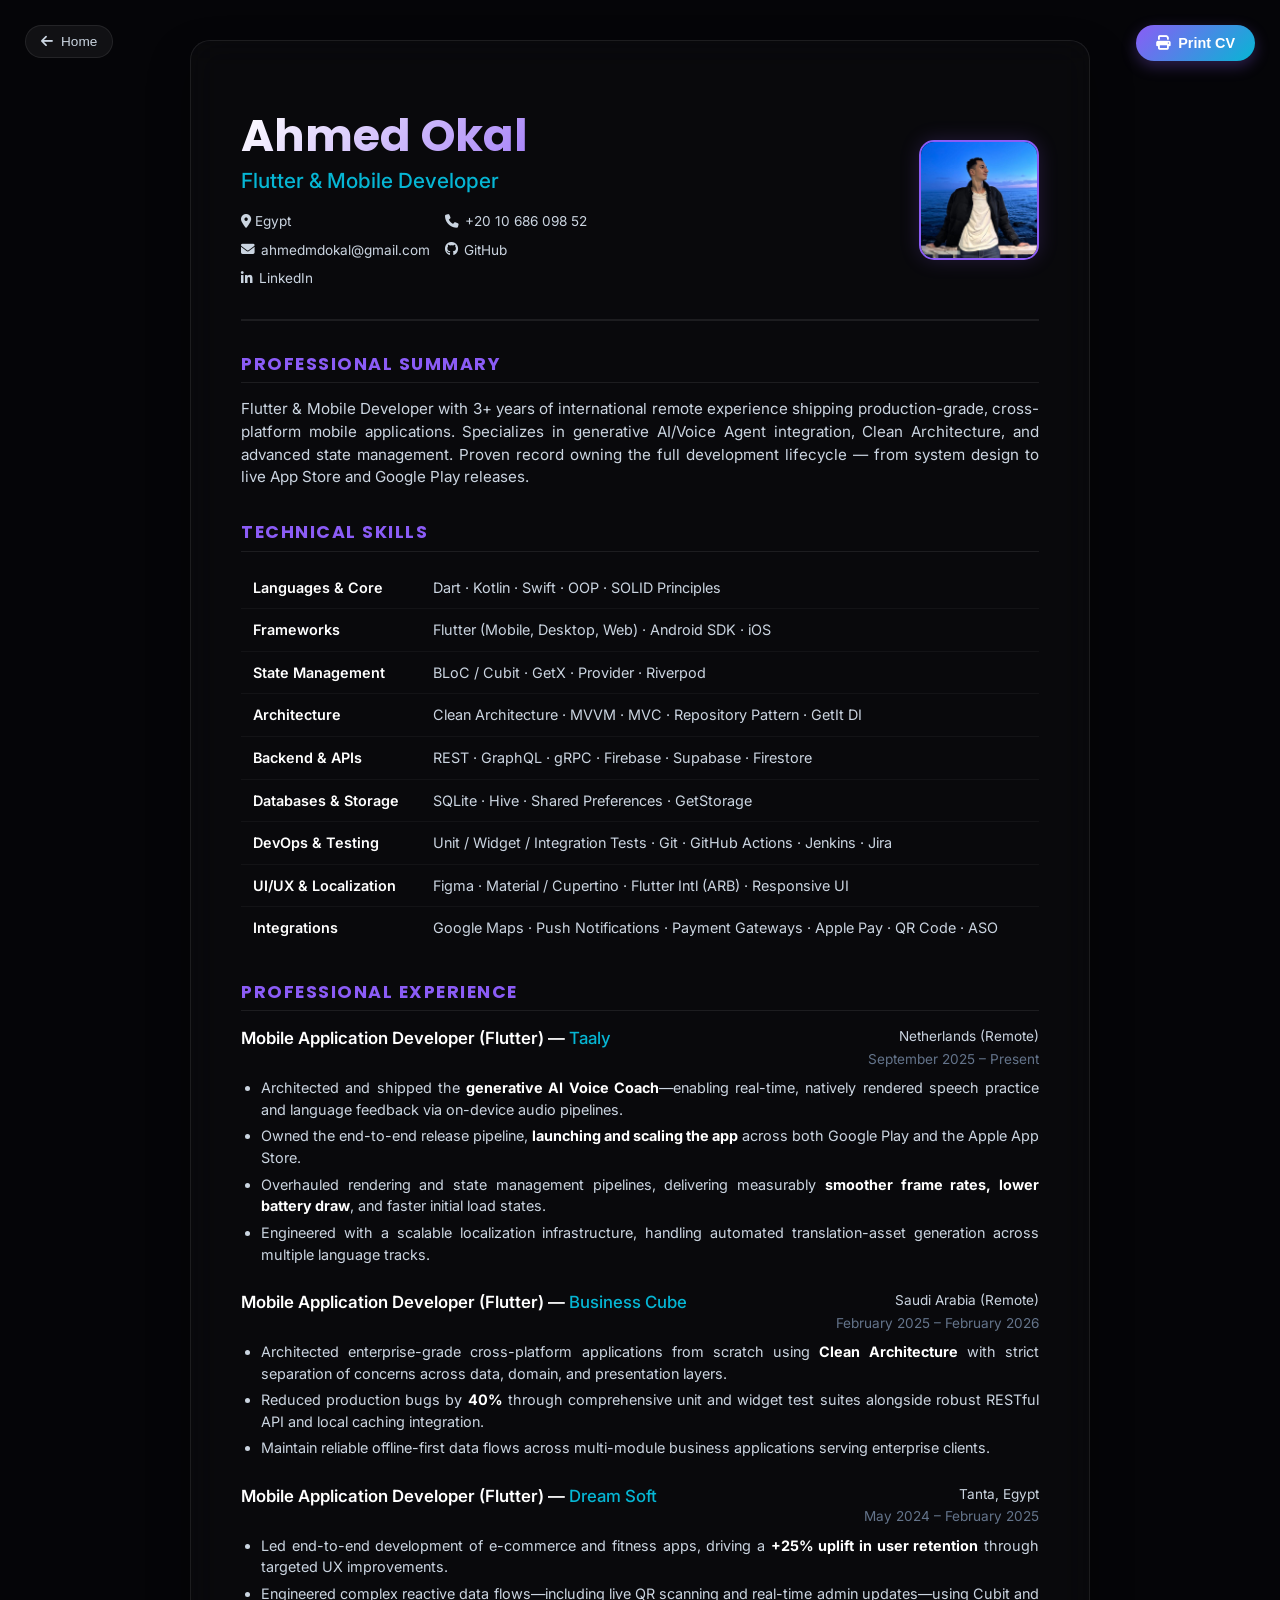
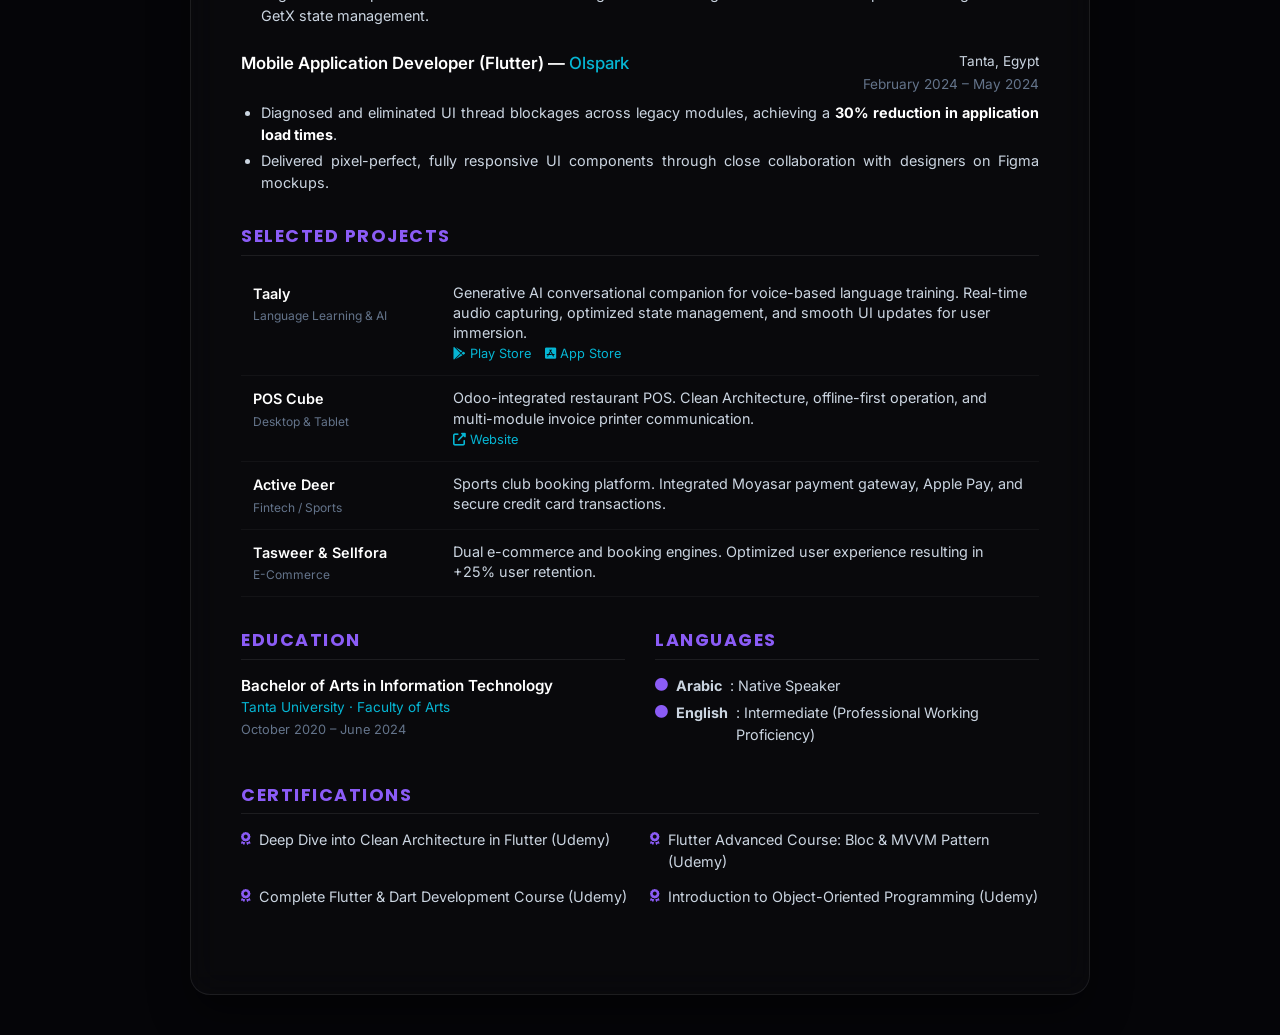
<file: cv.html>
<!DOCTYPE html>
<html lang="en">
<head>
    <meta charset="UTF-8">
    <meta name="viewport" content="width=device-width, initial-scale=1.0">
    <title>Ahmed Okal | CV</title>
    <link rel="preconnect" href="https://fonts.googleapis.com">
    <link rel="preconnect" href="https://fonts.gstatic.com" crossorigin>
    <link href="https://fonts.googleapis.com/css2?family=Inter:wght@300;400;500;600;700&family=Poppins:wght@500;600;700&display=swap" rel="stylesheet">
    <link rel="stylesheet" href="https://cdnjs.cloudflare.com/ajax/libs/font-awesome/6.4.0/css/all.min.css">
    <style>
        :root {
            --bg-color: #050508;
            --container-bg: rgba(255, 255, 255, 0.02);
            --text-primary: #ffffff;
            --text-secondary: #cbd5e1;
            --text-muted: #64748b;
            --accent: #8b5cf6;
            --accent-secondary: #06b6d4;
            --border-color: rgba(255, 255, 255, 0.08);
        }

        * {
            margin: 0;
            padding: 0;
            box-sizing: border-box;
        }

        body {
            font-family: 'Inter', sans-serif;
            background-color: var(--bg-color);
            color: var(--text-primary);
            line-height: 1.5;
            padding: 40px 20px;
            display: flex;
            justify-content: center;
        }

        .cv-container {
            max-width: 900px;
            width: 100%;
            background-color: var(--container-bg);
            backdrop-filter: blur(16px);
            border: 1px solid var(--border-color);
            border-radius: 20px;
            padding: 50px;
            box-shadow: 0 20px 40px rgba(0, 0, 0, 0.4);
            position: relative;
        }

        /* Printable / Floating Action Button */
        .print-btn {
            position: absolute;
            top: 25px;
            right: 25px;
            padding: 10px 20px;
            background: linear-gradient(135deg, var(--accent), var(--accent-secondary));
            color: white;
            border: none;
            border-radius: 30px;
            font-weight: 600;
            cursor: pointer;
            display: flex;
            align-items: center;
            gap: 8px;
            box-shadow: 0 5px 15px rgba(139, 92, 246, 0.3);
            transition: transform 0.2s, box-shadow 0.2s;
            font-size: 0.9rem;
        }

        .print-btn:hover {
            transform: translateY(-2px);
            box-shadow: 0 8px 20px rgba(139, 92, 246, 0.4);
        }

        .back-btn {
            position: absolute;
            top: 25px;
            left: 25px;
            padding: 8px 15px;
            background: rgba(255, 255, 255, 0.05);
            color: var(--text-secondary);
            border: 1px solid var(--border-color);
            border-radius: 30px;
            cursor: pointer;
            display: flex;
            align-items: center;
            gap: 8px;
            font-size: 0.85rem;
            transition: all 0.2s;
        }

        .back-btn:hover {
            background: rgba(255, 255, 255, 0.1);
            color: white;
        }

        /* Header block */
        .cv-header {
            display: flex;
            justify-content: space-between;
            align-items: center;
            border-bottom: 2px solid var(--border-color);
            padding-bottom: 30px;
            margin-bottom: 30px;
            margin-top: 20px;
        }

        .header-left h1 {
            font-family: 'Poppins', sans-serif;
            font-size: 2.8rem;
            font-weight: 700;
            line-height: 1.1;
            margin-bottom: 5px;
            background: linear-gradient(135deg, #ffffff, var(--accent));
            -webkit-background-clip: text;
            -webkit-text-fill-color: transparent;
        }

        .header-left h2 {
            font-size: 1.3rem;
            color: var(--accent-secondary);
            font-weight: 500;
            margin-bottom: 15px;
        }

        .contact-info {
            display: grid;
            grid-template-columns: repeat(2, 1fr);
            gap: 8px 15px;
            font-size: 0.85rem;
            color: var(--text-secondary);
        }

        .contact-info a {
            color: var(--text-secondary);
            text-decoration: none;
            transition: color 0.2s;
            display: inline-flex;
            align-items: center;
            gap: 6px;
        }

        .contact-info a:hover {
            color: var(--accent-secondary);
        }

        .header-right {
            width: 120px;
            height: 120px;
            border-radius: 15px;
            overflow: hidden;
            border: 2px solid var(--accent);
            box-shadow: 0 0 20px rgba(139, 92, 246, 0.2);
            flex-shrink: 0;
        }

        .header-right img {
            width: 100%;
            height: 100%;
            object-fit: cover;
        }

        /* CV Sections */
        .cv-section {
            margin-bottom: 30px;
        }

        .cv-section-title {
            font-family: 'Poppins', sans-serif;
            font-size: 1.1rem;
            text-transform: uppercase;
            letter-spacing: 1.5px;
            color: var(--accent);
            margin-bottom: 15px;
            border-bottom: 1px solid var(--border-color);
            padding-bottom: 5px;
        }

        p.summary-text {
            font-size: 0.95rem;
            color: var(--text-secondary);
            text-align: justify;
        }

        /* Technical Skills Table */
        .skills-table {
            width: 100%;
            border-collapse: collapse;
            font-size: 0.9rem;
        }

        .skills-table tr {
            border-bottom: 1px solid rgba(255, 255, 255, 0.04);
        }

        .skills-table tr:last-child {
            border-bottom: none;
        }

        .skills-table td {
            padding: 10px 12px;
            vertical-align: top;
        }

        .skills-table td.cat {
            font-weight: 600;
            color: var(--text-primary);
            width: 180px;
        }

        .skills-table td.stack {
            color: var(--text-secondary);
        }

        /* Experience Items */
        .exp-item {
            margin-bottom: 25px;
        }

        .exp-item:last-child {
            margin-bottom: 0;
        }

        .exp-header {
            display: flex;
            justify-content: space-between;
            align-items: flex-start;
            margin-bottom: 8px;
        }

        .exp-title h3 {
            font-size: 1.05rem;
            font-weight: 600;
            color: var(--text-primary);
        }

        .exp-title h3 span {
            color: var(--accent-secondary);
            font-weight: 500;
        }

        .exp-meta {
            font-size: 0.85rem;
            color: var(--text-muted);
            text-align: right;
        }

        .exp-meta .loc {
            color: var(--text-secondary);
            margin-bottom: 2px;
        }

        .exp-bullets {
            padding-left: 20px;
            font-size: 0.9rem;
            color: var(--text-secondary);
        }

        .exp-bullets li {
            margin-bottom: 5px;
            text-align: justify;
        }

        .exp-bullets li strong {
            color: var(--text-primary);
        }

        /* Projects Table */
        .projects-table {
            width: 100%;
            border-collapse: collapse;
            font-size: 0.9rem;
        }

        .projects-table tr {
            border-bottom: 1px solid rgba(255, 255, 255, 0.04);
        }

        .projects-table td {
            padding: 12px;
            vertical-align: top;
        }

        .projects-table td.name {
            font-weight: 600;
            color: var(--text-primary);
            width: 200px;
        }

        .projects-table td.name span {
            display: block;
            font-size: 0.75rem;
            font-weight: 400;
            color: var(--text-muted);
            margin-top: 3px;
        }

        .projects-table td.desc {
            color: var(--text-secondary);
            line-height: 1.4;
        }

        .projects-table td.desc a {
            color: var(--accent-secondary);
            text-decoration: none;
            font-size: 0.8rem;
            margin-right: 10px;
            display: inline-flex;
            align-items: center;
            gap: 4px;
        }

        /* Side-by-side grids for bottom items */
        .cv-grid-2 {
            display: grid;
            grid-template-columns: repeat(2, 1fr);
            gap: 30px;
        }

        .list-unstyled {
            list-style: none;
            font-size: 0.9rem;
            color: var(--text-secondary);
        }

        .list-unstyled li {
            margin-bottom: 6px;
            display: flex;
            align-items: flex-start;
            gap: 8px;
        }

        .list-unstyled li i {
            color: var(--accent);
            margin-top: 4px;
            font-size: 0.8rem;
        }

        /* Print styling styles override */
        @media print {
            body {
                background-color: white !important;
                color: black !important;
                padding: 0 !important;
            }

            .cv-container {
                max-width: 100% !important;
                background-color: white !important;
                border: none !important;
                border-radius: 0 !important;
                padding: 0 !important;
                box-shadow: none !important;
            }

            .print-btn, .back-btn {
                display: none !important;
            }

            :root {
                --text-primary: #000000 !important;
                --text-secondary: #222222 !important;
                --text-muted: #555555 !important;
                --accent: #000000 !important;
                --accent-secondary: #000000 !important;
                --border-color: #dddddd !important;
                --container-bg: white !important;
            }

            .header-left h1 {
                background: none !important;
                -webkit-text-fill-color: black !important;
                color: black !important;
            }

            .header-left h2 {
                color: black !important;
            }

            .header-right {
                border-color: #555 !important;
                box-shadow: none !important;
            }

            .contact-info a {
                color: #222 !important;
            }

            .cv-section-title {
                border-bottom: 1px solid #333 !important;
                color: black !important;
            }

            .skills-table tr {
                border-bottom: 1px solid #eee !important;
            }

            .projects-table tr {
                border-bottom: 1px solid #eee !important;
            }
        }

        /* Mobile layout styling */
        @media screen and (max-width: 768px) {
            body {
                padding: 15px 10px;
            }

            .cv-container {
                padding: 30px 20px;
            }

            .cv-header {
                flex-direction: column-reverse;
                align-items: center;
                text-align: center;
                gap: 20px;
            }

            .header-right {
                width: 100px;
                height: 100px;
            }

            .contact-info {
                grid-template-columns: 1fr;
            }

            .skills-table td {
                display: block;
                padding: 6px 0;
            }

            .skills-table td.cat {
                width: 100%;
                font-weight: 700;
            }

            .exp-header {
                flex-direction: column;
                gap: 5px;
            }

            .exp-meta {
                text-align: left;
            }

            .projects-table td {
                display: block;
                padding: 8px 0;
            }

            .projects-table td.name {
                width: 100%;
            }

            .cv-grid-2 {
                grid-template-columns: 1fr;
                gap: 20px;
            }

            .print-btn {
                position: fixed;
                bottom: 20px;
                right: 20px;
                top: auto;
                z-index: 100;
            }

            .back-btn {
                position: fixed;
                bottom: 20px;
                left: 20px;
                top: auto;
                z-index: 100;
            }
        }
    </style>
</head>
<body>

    <button class="back-btn" onclick="window.location.href='index.html'"><i class="fas fa-arrow-left"></i> Home</button>
    <button class="print-btn" onclick="window.print()"><i class="fas fa-print"></i> Print CV</button>

    <div class="cv-container">
        <!-- Header -->
        <header class="cv-header">
            <div class="header-left">
                <h1>Ahmed Okal</h1>
                <h2>Flutter & Mobile Developer</h2>
                <div class="contact-info">
                    <span><i class="fas fa-map-marker-alt"></i> Egypt</span>
                    <a href="tel:+201068609852"><i class="fas fa-phone"></i> +20 10 686 098 52</a>
                    <a href="mailto:ahmedmdokal@gmail.com"><i class="fas fa-envelope"></i> ahmedmdokal@gmail.com</a>
                    <a href="https://github.com/ahmed-okal" target="_blank"><i class="fab fa-github"></i> GitHub</a>
                    <a href="https://www.linkedin.com/in/ahmed-okal/" target="_blank"><i class="fab fa-linkedin-in"></i> LinkedIn</a>
                </div>
            </div>
            <div class="header-right">
                <img src="assets/me/me.jpeg" alt="Ahmed Okal">
            </div>
        </header>

        <!-- Professional Summary -->
        <section class="cv-section">
            <h2 class="cv-section-title">Professional Summary</h2>
            <p class="summary-text">
                Flutter & Mobile Developer with 3+ years of international remote experience shipping production-grade, cross-platform mobile applications. Specializes in generative AI/Voice Agent integration, Clean Architecture, and advanced state management. Proven record owning the full development lifecycle — from system design to live App Store and Google Play releases.
            </p>
        </section>

        <!-- Technical Skills -->
        <section class="cv-section">
            <h2 class="cv-section-title">Technical Skills</h2>
            <table class="skills-table">
                <tr>
                    <td class="cat">Languages & Core</td>
                    <td class="stack">Dart · Kotlin · Swift · OOP · SOLID Principles</td>
                </tr>
                <tr>
                    <td class="cat">Frameworks</td>
                    <td class="stack">Flutter (Mobile, Desktop, Web) · Android SDK · iOS</td>
                </tr>
                <tr>
                    <td class="cat">State Management</td>
                    <td class="stack">BLoC / Cubit · GetX · Provider · Riverpod</td>
                </tr>
                <tr>
                    <td class="cat">Architecture</td>
                    <td class="stack">Clean Architecture · MVVM · MVC · Repository Pattern · GetIt DI</td>
                </tr>
                <tr>
                    <td class="cat">Backend & APIs</td>
                    <td class="stack">REST · GraphQL · gRPC · Firebase · Supabase · Firestore</td>
                </tr>
                <tr>
                    <td class="cat">Databases & Storage</td>
                    <td class="stack">SQLite · Hive · Shared Preferences · GetStorage</td>
                </tr>
                <tr>
                    <td class="cat">DevOps & Testing</td>
                    <td class="stack">Unit / Widget / Integration Tests · Git · GitHub Actions · Jenkins · Jira</td>
                </tr>
                <tr>
                    <td class="cat">UI/UX & Localization</td>
                    <td class="stack">Figma · Material / Cupertino · Flutter Intl (ARB) · Responsive UI</td>
                </tr>
                <tr>
                    <td class="cat">Integrations</td>
                    <td class="stack">Google Maps · Push Notifications · Payment Gateways · Apple Pay · QR Code · ASO</td>
                </tr>
            </table>
        </section>

        <!-- Professional Experience -->
        <section class="cv-section">
            <h2 class="cv-section-title">Professional Experience</h2>

            <div class="exp-item">
                <div class="exp-header">
                    <div class="exp-title">
                        <h3>Mobile Application Developer (Flutter) — <span>Taaly</span></h3>
                    </div>
                    <div class="exp-meta">
                        <div class="loc">Netherlands (Remote)</div>
                        <div>September 2025 – Present</div>
                    </div>
                </div>
                <ul class="exp-bullets">
                    <li>Architected and shipped the <strong>generative AI Voice Coach</strong>—enabling real-time, natively rendered speech practice and language feedback via on-device audio pipelines.</li>
                    <li>Owned the end-to-end release pipeline, <strong>launching and scaling the app</strong> across both Google Play and the Apple App Store.</li>
                    <li>Overhauled rendering and state management pipelines, delivering measurably <strong>smoother frame rates, lower battery draw</strong>, and faster initial load states.</li>
                    <li>Engineered with a scalable localization infrastructure, handling automated translation-asset generation across multiple language tracks.</li>
                </ul>
            </div>

            <div class="exp-item">
                <div class="exp-header">
                    <div class="exp-title">
                        <h3>Mobile Application Developer (Flutter) — <span>Business Cube</span></h3>
                    </div>
                    <div class="exp-meta">
                        <div class="loc">Saudi Arabia (Remote)</div>
                        <div>February 2025 – February 2026</div>
                    </div>
                </div>
                <ul class="exp-bullets">
                    <li>Architected enterprise-grade cross-platform applications from scratch using <strong>Clean Architecture</strong> with strict separation of concerns across data, domain, and presentation layers.</li>
                    <li>Reduced production bugs by <strong>40%</strong> through comprehensive unit and widget test suites alongside robust RESTful API and local caching integration.</li>
                    <li>Maintain reliable offline-first data flows across multi-module business applications serving enterprise clients.</li>
                </ul>
            </div>

            <div class="exp-item">
                <div class="exp-header">
                    <div class="exp-title">
                        <h3>Mobile Application Developer (Flutter) — <span>Dream Soft</span></h3>
                    </div>
                    <div class="exp-meta">
                        <div class="loc">Tanta, Egypt</div>
                        <div>May 2024 – February 2025</div>
                    </div>
                </div>
                <ul class="exp-bullets">
                    <li>Led end-to-end development of e-commerce and fitness apps, driving a <strong>+25% uplift in user retention</strong> through targeted UX improvements.</li>
                    <li>Engineered complex reactive data flows—including live QR scanning and real-time admin updates—using Cubit and GetX state management.</li>
                </ul>
            </div>

            <div class="exp-item">
                <div class="exp-header">
                    <div class="exp-title">
                        <h3>Mobile Application Developer (Flutter) — <span>Olspark</span></h3>
                    </div>
                    <div class="exp-meta">
                        <div class="loc">Tanta, Egypt</div>
                        <div>February 2024 – May 2024</div>
                    </div>
                </div>
                <ul class="exp-bullets">
                    <li>Diagnosed and eliminated UI thread blockages across legacy modules, achieving a <strong>30% reduction in application load times</strong>.</li>
                    <li>Delivered pixel-perfect, fully responsive UI components through close collaboration with designers on Figma mockups.</li>
                </ul>
            </div>
        </section>

        <!-- Selected Projects -->
        <section class="cv-section">
            <h2 class="cv-section-title">Selected Projects</h2>
            <table class="projects-table">
                <tr>
                    <td class="name">Taaly<span>Language Learning & AI</span></td>
                    <td class="desc">
                        Generative AI conversational companion for voice-based language training. Real-time audio capturing, optimized state management, and smooth UI updates for user immersion.
                        <br>
                        <a href="https://play.google.com/store/search?q=Taaly&c=apps" target="_blank"><i class="fab fa-google-play"></i> Play Store</a>
                        <a href="https://apps.apple.com/eg/app/taaly/id6451190448" target="_blank"><i class="fab fa-app-store-ios"></i> App Store</a>
                    </td>
                </tr>
                <tr>
                    <td class="name">POS Cube<span>Desktop & Tablet</span></td>
                    <td class="desc">
                        Odoo-integrated restaurant POS. Clean Architecture, offline-first operation, and multi-module invoice printer communication.
                        <br>
                        <a href="https://pos.absat-erp.com/" target="_blank"><i class="fas fa-external-link-alt"></i> Website</a>
                    </td>
                </tr>
                <tr>
                    <td class="name">Active Deer<span>Fintech / Sports</span></td>
                    <td class="desc">
                        Sports club booking platform. Integrated Moyasar payment gateway, Apple Pay, and secure credit card transactions.
                    </td>
                </tr>
                <tr>
                    <td class="name">Tasweer & Sellfora<span>E-Commerce</span></td>
                    <td class="desc">
                        Dual e-commerce and booking engines. Optimized user experience resulting in +25% user retention.
                    </td>
                </tr>
            </table>
        </section>

        <!-- Education, Certifications & Languages -->
        <div class="cv-grid-2">
            <section class="cv-section">
                <h2 class="cv-section-title">Education</h2>
                <div class="exp-item">
                    <h3 style="font-size: 0.95rem; font-weight: 600; color: var(--text-primary);">Bachelor of Arts in Information Technology</h3>
                    <p style="font-size: 0.85rem; color: var(--accent-secondary); margin-bottom: 2px;">Tanta University · Faculty of Arts</p>
                    <p style="font-size: 0.8rem; color: var(--text-muted);">October 2020 – June 2024</p>
                </div>
            </section>

            <section class="cv-section">
                <h2 class="cv-section-title">Languages</h2>
                <ul class="list-unstyled">
                    <li><i class="fas fa-circle"></i> <strong>Arabic</strong>: Native Speaker</li>
                    <li><i class="fas fa-circle"></i> <strong>English</strong>: Intermediate (Professional Working Proficiency)</li>
                </ul>
            </section>
        </div>

        <section class="cv-section">
            <h2 class="cv-section-title">Certifications</h2>
            <ul class="list-unstyled" style="display: grid; grid-template-columns: repeat(2, 1fr); gap: 8px 20px;">
                <li><i class="fas fa-award"></i> Deep Dive into Clean Architecture in Flutter (Udemy)</li>
                <li><i class="fas fa-award"></i> Flutter Advanced Course: Bloc & MVVM Pattern (Udemy)</li>
                <li><i class="fas fa-award"></i> Complete Flutter & Dart Development Course (Udemy)</li>
                <li><i class="fas fa-award"></i> Introduction to Object-Oriented Programming (Udemy)</li>
            </ul>
        </section>
    </div>

</body>
</html>
</file>
